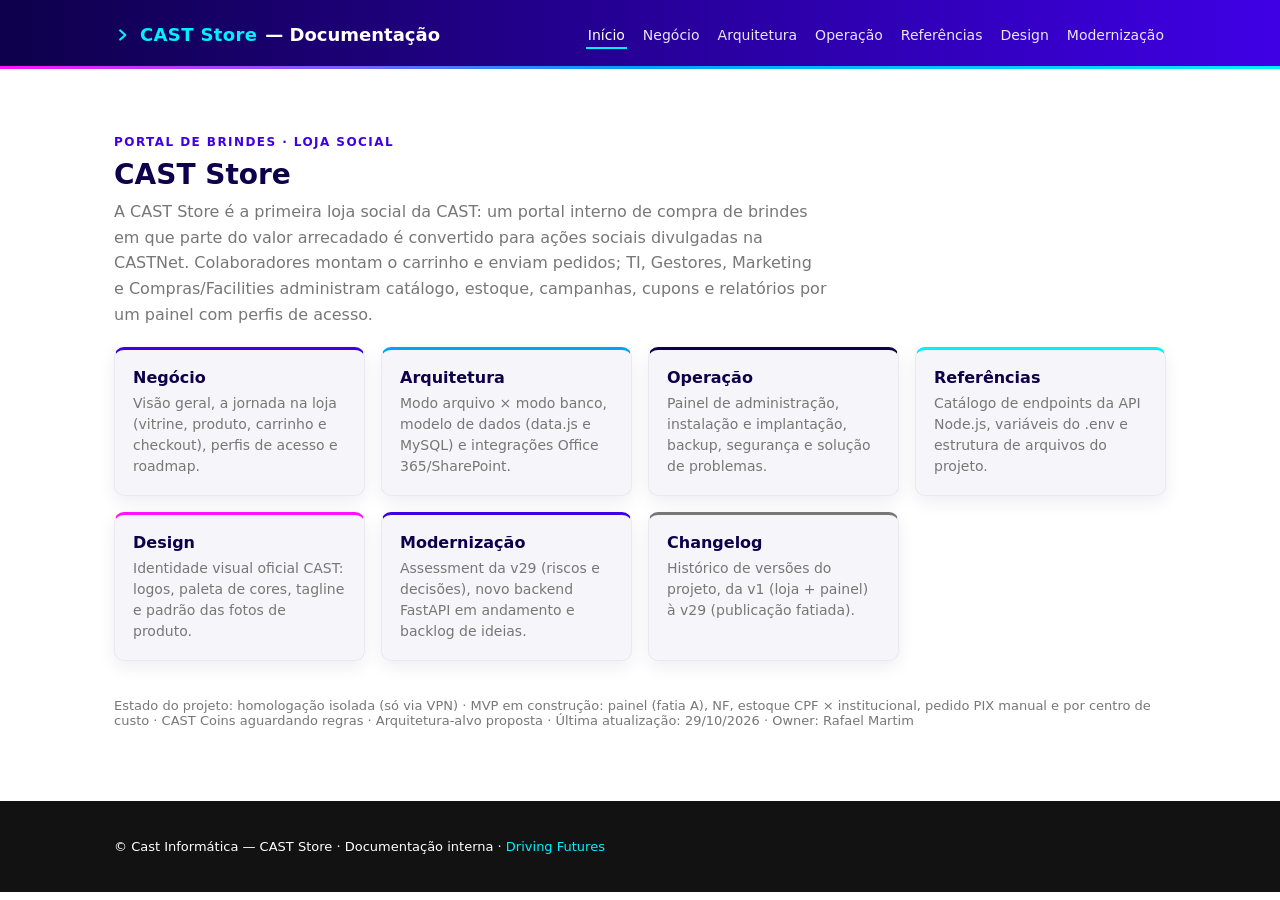
<file: docs/index.html>
<!doctype html>
<html lang="pt-BR">
<head>
  <meta charset="utf-8" />
  <meta name="viewport" content="width=device-width,initial-scale=1" />
  <title>CAST Store — Documentação</title>
  <link rel="icon" href="assets/img/favicon.svg" type="image/svg+xml">
  <link rel="stylesheet" href="assets/css/style.css">
</head>
<body>
  <header class="site-header">
    <div class="container header-inner">
      <h1 class="site-title"><a href="index.html"><svg class="chevron" viewBox="0 0 32 32" aria-hidden="true"><path d="M11 8l9 8-9 8" fill="none" stroke="#00F0FF" stroke-width="4" stroke-linecap="round" stroke-linejoin="round"/></svg><span class="sigla">CAST Store</span> — Documentação</a></h1>
      <button type="button" class="nav-toggle" aria-expanded="false" aria-controls="site-nav">Menu</button>
      <nav id="site-nav" class="site-nav"></nav>
    </div>
  </header>

  <main class="container">
    <section class="hero">
      <p class="eyebrow">Portal de brindes · Loja social</p>
      <h2>CAST Store</h2>
      <p>A CAST Store é a primeira loja social da CAST: um portal interno de compra de brindes em que parte do valor
         arrecadado é convertido para ações sociais divulgadas na CASTNet. Colaboradores montam o carrinho e enviam pedidos;
         TI, Gestores, Marketing e Compras/Facilities administram catálogo, estoque, campanhas, cupons e relatórios por um painel com perfis de acesso.</p>
      <div class="cards">
        <a class="card" href="pagina.html?doc=negocio/visao-geral.md">
          <h3>Negócio</h3>
          <p>Visão geral, a jornada na loja (vitrine, produto, carrinho e checkout), perfis de acesso e roadmap.</p>
        </a>
        <a class="card" href="pagina.html?doc=arquitetura/visao-geral.md">
          <h3>Arquitetura</h3>
          <p>Modo arquivo × modo banco, modelo de dados (data.js e MySQL) e integrações Office 365/SharePoint.</p>
        </a>
        <a class="card" href="pagina.html?doc=operacao/painel-admin.md">
          <h3>Operação</h3>
          <p>Painel de administração, instalação e implantação, backup, segurança e solução de problemas.</p>
        </a>
        <a class="card" href="pagina.html?doc=referencias/endpoints.md">
          <h3>Referências</h3>
          <p>Catálogo de endpoints da API Node.js, variáveis do .env e estrutura de arquivos do projeto.</p>
        </a>
        <a class="card" href="pagina.html?doc=design/identidade-visual.md">
          <h3>Design</h3>
          <p>Identidade visual oficial CAST: logos, paleta de cores, tagline e padrão das fotos de produto.</p>
        </a>
        <a class="card" href="pagina.html?doc=modernizacao/assessment-v29.md">
          <h3>Modernização</h3>
          <p>Assessment da v29 (riscos e decisões), novo backend FastAPI em andamento e backlog de ideias.</p>
        </a>
        <a class="card" href="pagina.html?doc=changelog.md">
          <h3>Changelog</h3>
          <p>Histórico de versões do projeto, da v1 (loja + painel) à v29 (publicação fatiada).</p>
        </a>
      </div>
    </section>

    <section class="notes">
      <p class="muted">Estado do projeto: homologação isolada (só via VPN) · MVP em construção: painel (fatia A), NF, estoque CPF × institucional, pedido PIX manual e por centro de custo · CAST Coins aguardando regras · Arquitetura-alvo proposta · Última atualização: 29/10/2026 · Owner: Rafael Martim</p>
    </section>
  </main>

  <footer class="site-footer">
    <div class="container">© Cast Informática — CAST Store · Documentação interna · <span class="tagline">Driving Futures</span></div>
  </footer>

  <script src="assets/js/main.js"></script>
</body>
</html>
</file>
<file: docs/assets/css/style.css>
/* CAST Store Docs — mesmo layout do SACC Docs, com a paleta oficial CAST
   violeta #3F00E5 · navy #0E004B · azul #01A3F8 · ciano #00F0FF · magenta #FF13FF
   cinza claro #E9E9EF · cinza #777777 · preto #121212 */
:root{
  --max-width: 1100px;
  --accent: #3F00E5;          /* violeta CAST (primária) */
  --accent-dark: #0E004B;     /* navy CAST */
  --accent-blue: #01A3F8;     /* azul CAST */
  --accent-cyan: #00F0FF;     /* ciano CAST */
  --accent-magenta: #FF13FF;  /* magenta CAST */
  --muted: #777777;           /* cinza CAST */
  --bg: #ffffff;
  --surface: #F6F6FA;
  --border: #E9E9EF;          /* cinza claro CAST */
  --text: #121212;            /* preto CAST */
  --radius: 10px;
  --card-shadow: 0 6px 18px rgba(14,0,75,0.07);
  --mono: ui-monospace, SFMono-Regular, Menlo, Monaco, 'Roboto Mono', 'Segoe UI Mono', monospace;
}

*{box-sizing:border-box}
html,body{height:100%}
body{font-family: Inter, system-ui, -apple-system, 'Segoe UI', Roboto, 'Helvetica Neue', Arial; color:var(--text); background:var(--bg); margin:0}
.container{max-width:var(--max-width);margin:0 auto;padding:24px}

/* Header */
.site-header{background:linear-gradient(90deg, var(--accent-dark), var(--accent)); color:#fff; position:relative}
.site-header::after{content:"";position:absolute;left:0;right:0;bottom:0;height:3px;background:linear-gradient(90deg,var(--accent-magenta),var(--accent-blue),var(--accent-cyan))}
.header-inner{display:flex;align-items:center;gap:16px;justify-content:space-between;flex-wrap:wrap}
.site-title{margin:0;font-size:18px;display:flex;align-items:center}
.site-title a{color:inherit;text-decoration:none;display:inline-flex;align-items:center;gap:8px}
.site-title .sigla{color:var(--accent-cyan);letter-spacing:.02em}
.site-title .chevron{width:18px;height:18px;flex:none}
.site-nav ul{list-style:none;margin:0;padding:0;display:flex;gap:14px;flex-wrap:wrap}
.site-nav a{color:inherit;text-decoration:none;opacity:0.9;font-size:14px;padding:4px 2px;border-bottom:2px solid transparent}
.site-nav a:hover{opacity:1}
.site-nav a.ativo{opacity:1;border-bottom-color:var(--accent-cyan)}
.nav-toggle{display:none;background:transparent;border:1px solid rgba(255,255,255,0.25);padding:8px 12px;border-radius:6px;color:#fff;cursor:pointer}

/* Hero e cards (home) */
.hero{padding:40px 0 24px;text-align:left}
.hero .eyebrow{margin:0 0 6px;font-size:12px;font-weight:600;letter-spacing:.12em;text-transform:uppercase;color:var(--accent)}
.hero h2{margin:0 0 8px;font-size:28px;color:var(--accent-dark)}
.hero p{margin:0 0 20px;color:var(--muted);max-width:70ch;line-height:1.6}
.cards{display:grid;grid-template-columns:repeat(auto-fit,minmax(230px,1fr));gap:16px}
.card{display:block;background:var(--surface);padding:18px;border-radius:var(--radius);box-shadow:var(--card-shadow);text-decoration:none;color:inherit;border:1px solid var(--border);border-top:3px solid var(--accent);transition:border-color .15s, transform .15s}
.card:hover{border-color:var(--accent);transform:translateY(-1px)}
.card:nth-child(2){border-top-color:var(--accent-blue)}
.card:nth-child(3){border-top-color:var(--accent-dark)}
.card:nth-child(4){border-top-color:var(--accent-cyan)}
.card:nth-child(5){border-top-color:var(--accent-magenta)}
.card:nth-child(6){border-top-color:var(--accent)}
.card:nth-child(7){border-top-color:var(--muted)}
.card h3{margin:0 0 6px;font-size:16px;color:var(--accent-dark)}
.card p{margin:0;color:var(--muted);font-size:14px;line-height:1.5}
.muted{color:var(--muted);font-size:13px}

/* Layout de página de documento: sidebar + artigo */
.doc-layout{display:grid;grid-template-columns:260px 1fr;gap:28px;align-items:start;padding:26px 0}
.sidebar{position:sticky;top:16px;background:var(--surface);border:1px solid var(--border);border-radius:var(--radius);padding:14px 16px;font-size:14px;max-height:calc(100vh - 32px);overflow-y:auto}
.sidebar h4{margin:14px 0 6px;font-size:12px;text-transform:uppercase;letter-spacing:.05em;color:var(--muted)}
.sidebar h4:first-child{margin-top:0}
.sidebar ul{list-style:none;margin:0;padding:0}
.sidebar li{margin:2px 0}
.sidebar a{color:var(--text);text-decoration:none;display:block;padding:3px 8px;border-radius:6px;line-height:1.4}
.sidebar a:hover{background:#EEEBFD}
.sidebar a.ativo{background:var(--accent);color:#fff}

/* Artigo (conteúdo markdown renderizado) */
article.doc{background:#fff;padding:28px 32px;border-radius:8px;box-shadow:var(--card-shadow);border:1px solid var(--border);min-width:0}
article.doc h1{margin-top:0;font-size:26px;color:var(--accent-dark)}
article.doc h2{margin-top:32px;font-size:20px;border-bottom:1px solid var(--border);padding-bottom:6px;color:var(--accent-dark)}
article.doc h3{margin-top:24px;font-size:16px}
article.doc p, article.doc li{line-height:1.6;font-size:15px}
article.doc a{color:var(--accent)}
article.doc img{max-width:100%}
article.doc blockquote{margin:0;padding:8px 16px;border-left:4px solid var(--accent);background:var(--surface);border-radius:0 6px 6px 0;color:var(--muted)}

/* Tabelas */
article.doc .tabela-scroll{overflow-x:auto}
article.doc table{border-collapse:collapse;width:100%;font-size:14px;margin:12px 0}
article.doc th{background:var(--surface);text-align:left;font-size:12px;text-transform:uppercase;letter-spacing:.03em;color:var(--muted)}
article.doc th, article.doc td{padding:8px 12px;border:1px solid var(--border)}
article.doc tr:nth-child(even) td{background:#FBFBFD}

/* Código */
article.doc pre{font-family:var(--mono);background:var(--accent-dark);color:#E9E9EF;padding:14px 16px;border-radius:8px;overflow-x:auto;font-size:13px;line-height:1.5}
article.doc code{font-family:var(--mono);font-size:0.9em}
article.doc :not(pre) > code{background:var(--surface);border:1px solid var(--border);color:var(--accent);padding:1px 6px;border-radius:5px}
article.doc pre code{background:transparent;border:0;color:inherit;padding:0}

/* Paleta (página Identidade Visual) */
.paleta{display:grid;grid-template-columns:repeat(auto-fill,minmax(130px,1fr));gap:12px;margin:12px 0}
.cor{border:1px solid var(--border);border-radius:8px;overflow:hidden;font-size:13px}
.cor .amostra{height:64px}
.cor .info{padding:8px 10px;line-height:1.4}
.cor .info strong{display:block}
.cor .info code{font-size:12px}

/* Mermaid */
article.doc .mermaid{background:#fff;padding:18px;border:1px solid var(--border);border-radius:8px;margin:12px 0;text-align:center}

/* Estados do visualizador */
.carregando, .erro-doc{padding:48px;text-align:center;color:var(--muted)}
.erro-doc{color:#B91C1C}

/* Rodapé */
.site-footer{background:var(--text);color:#fff;padding:14px;margin-top:36px;font-size:13px}
.site-footer .tagline{color:var(--accent-cyan)}

/* Acessibilidade */
a:focus{outline:3px solid rgba(63,0,229,0.3);outline-offset:2px}

/* Responsivo */
@media (max-width:900px){
  .doc-layout{grid-template-columns:1fr}
  .sidebar{position:static;max-height:none}
}
@media (max-width:720px){
  .site-nav{display:none;width:100%}
  .nav-toggle{display:inline-block}
  .site-nav.open{display:block;margin-top:12px}
  .site-nav ul{flex-direction:column}
  article.doc{padding:20px}
}
</file>
